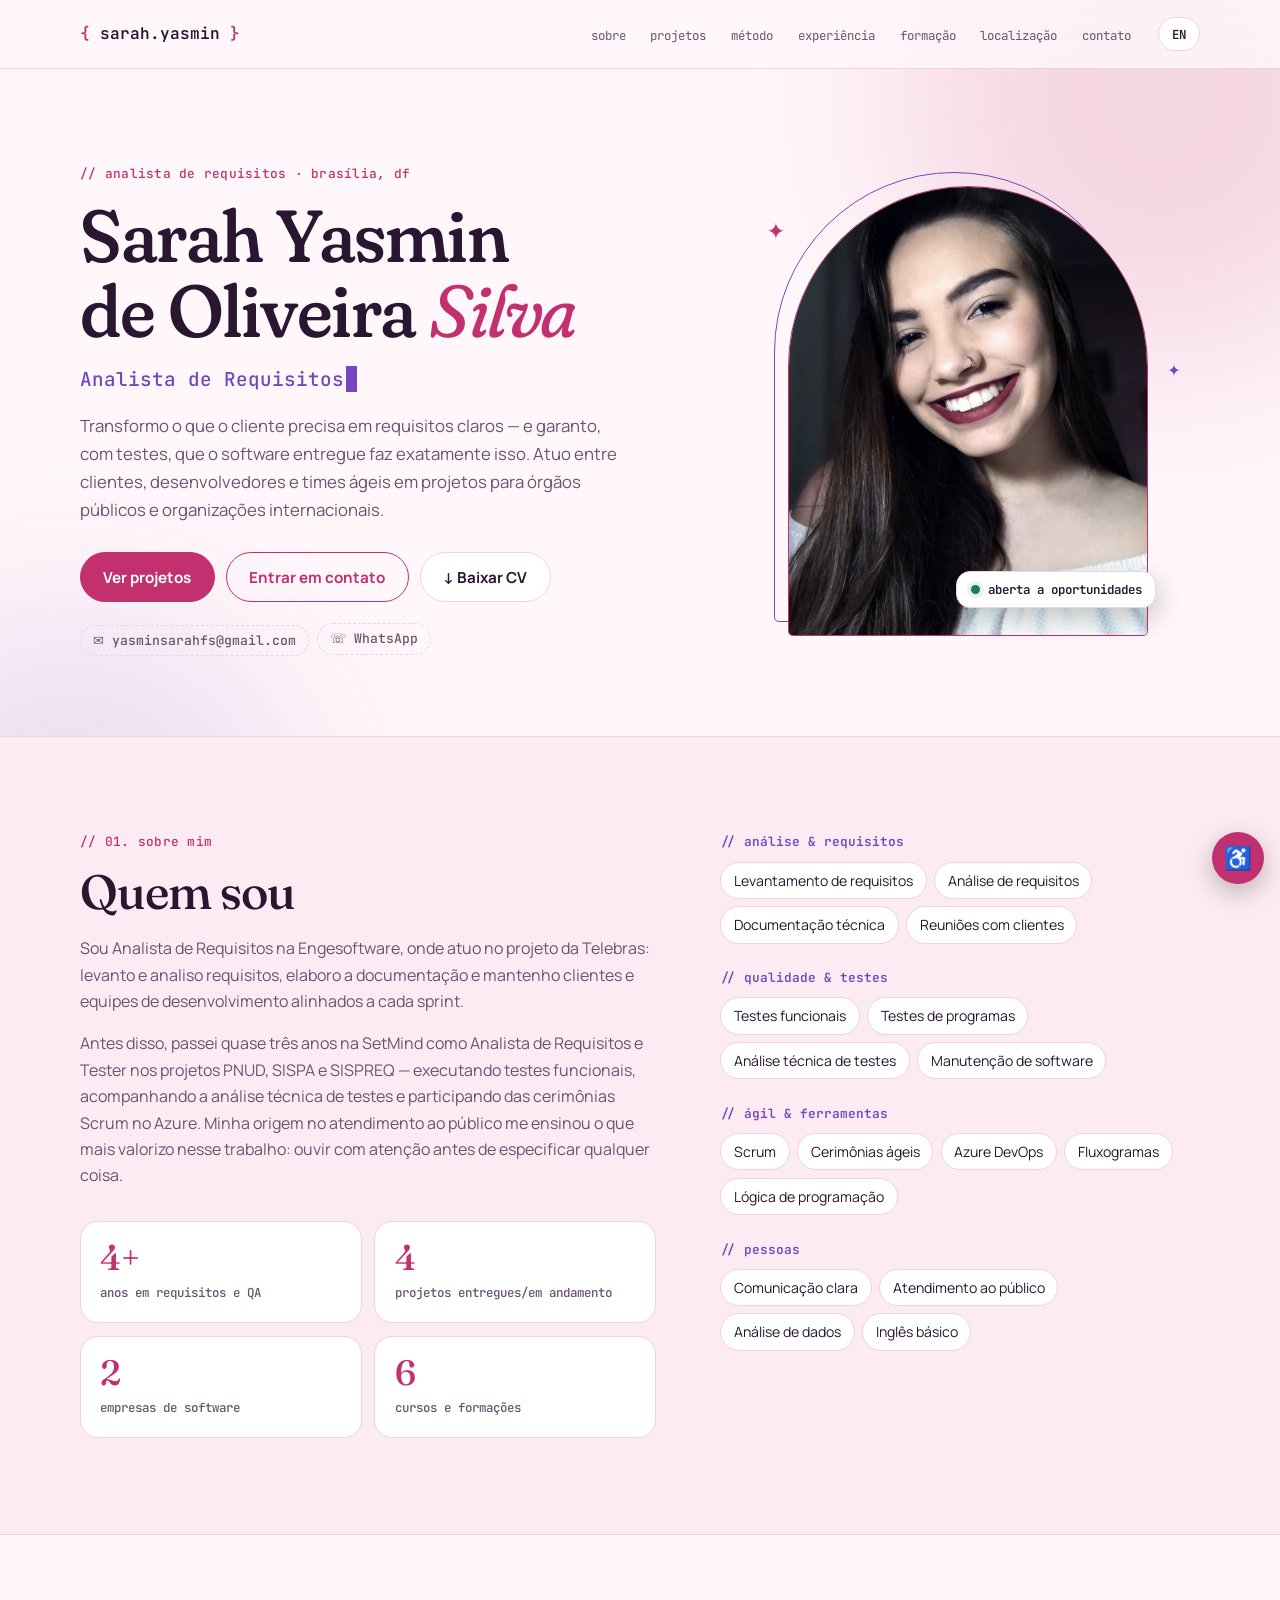
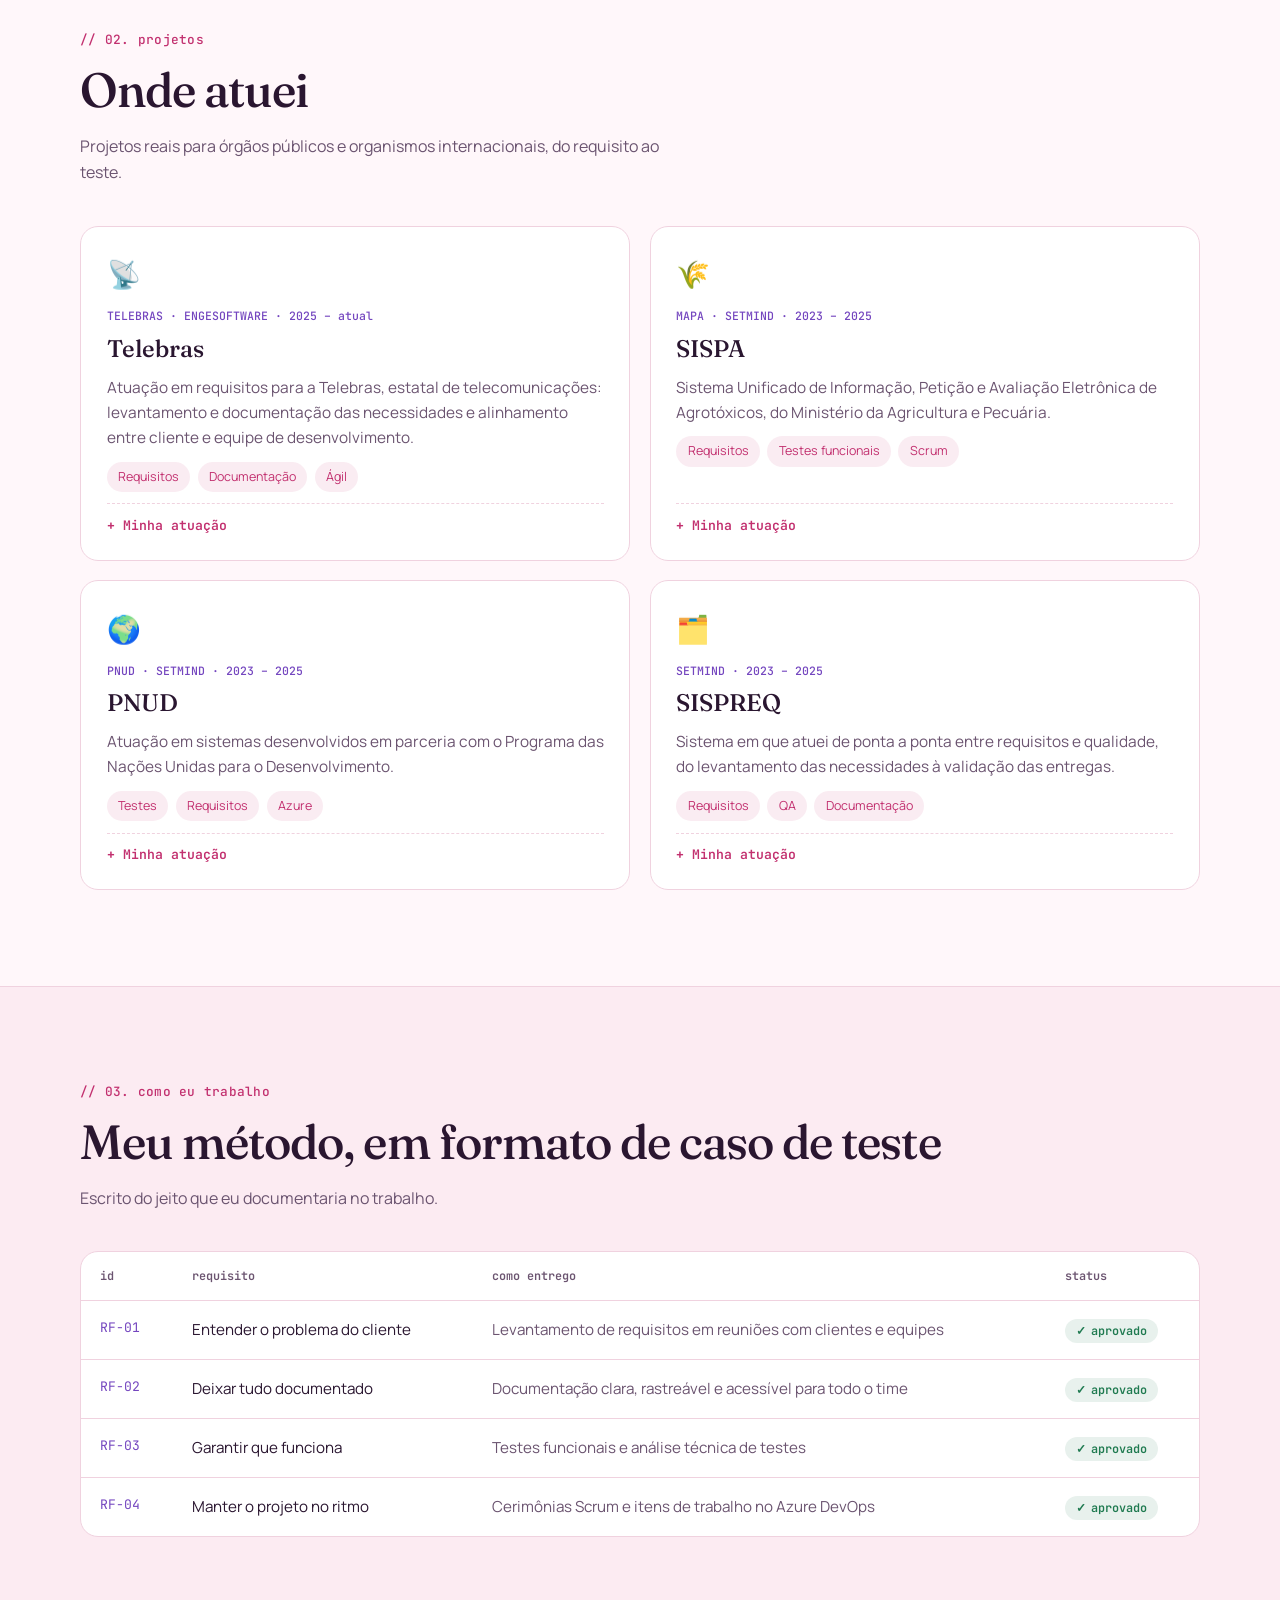
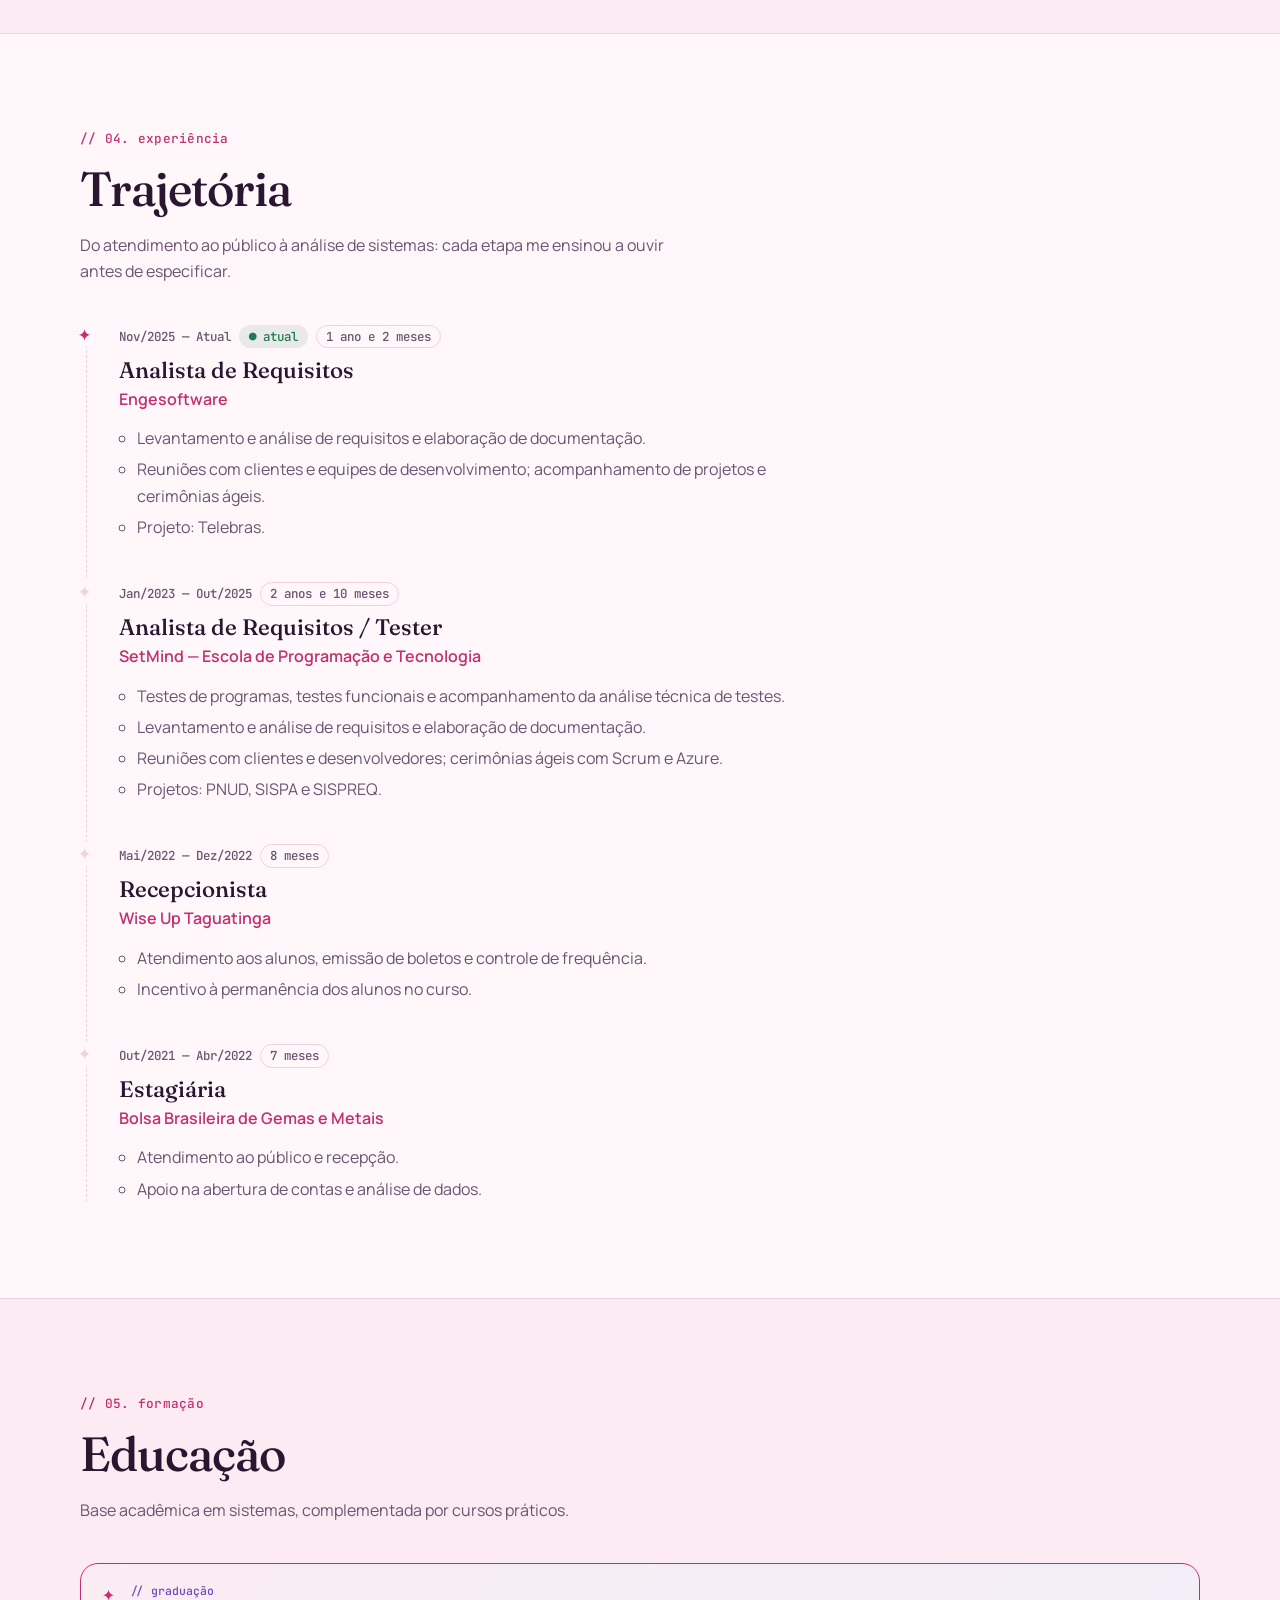
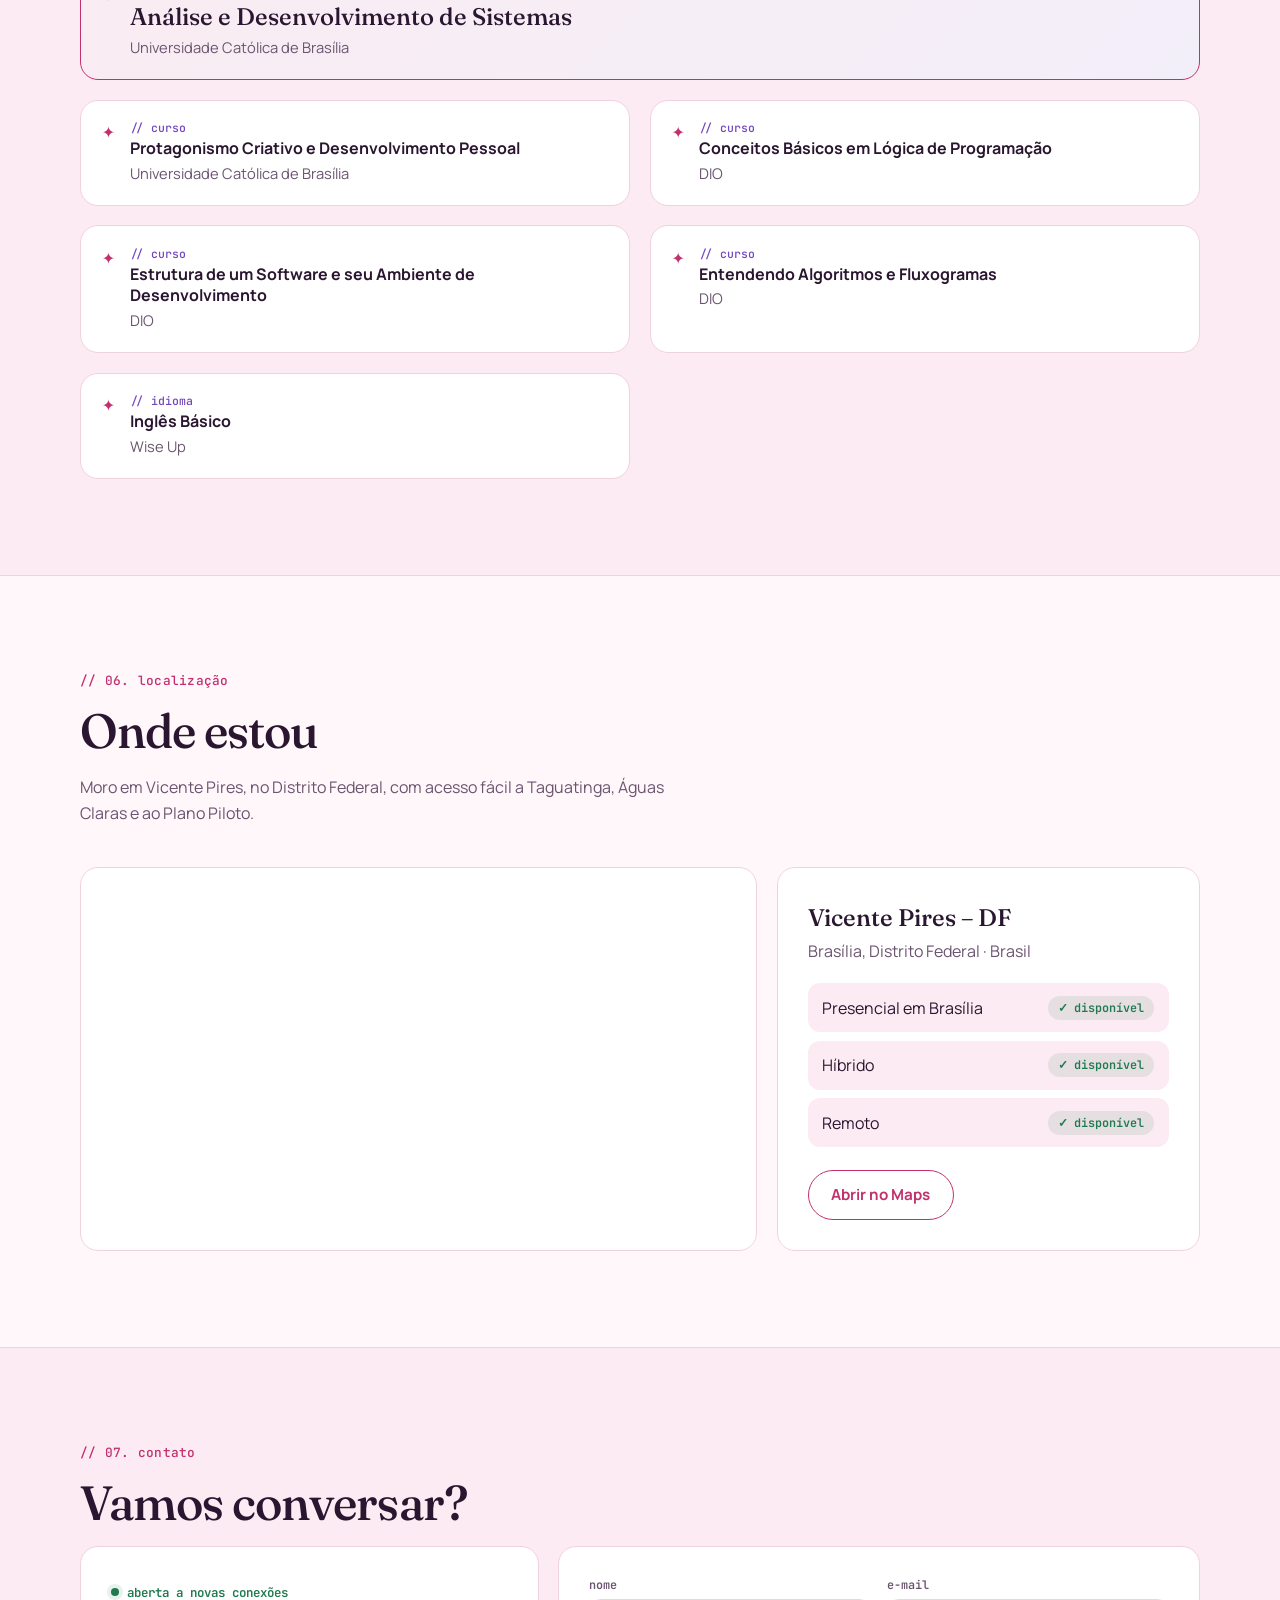
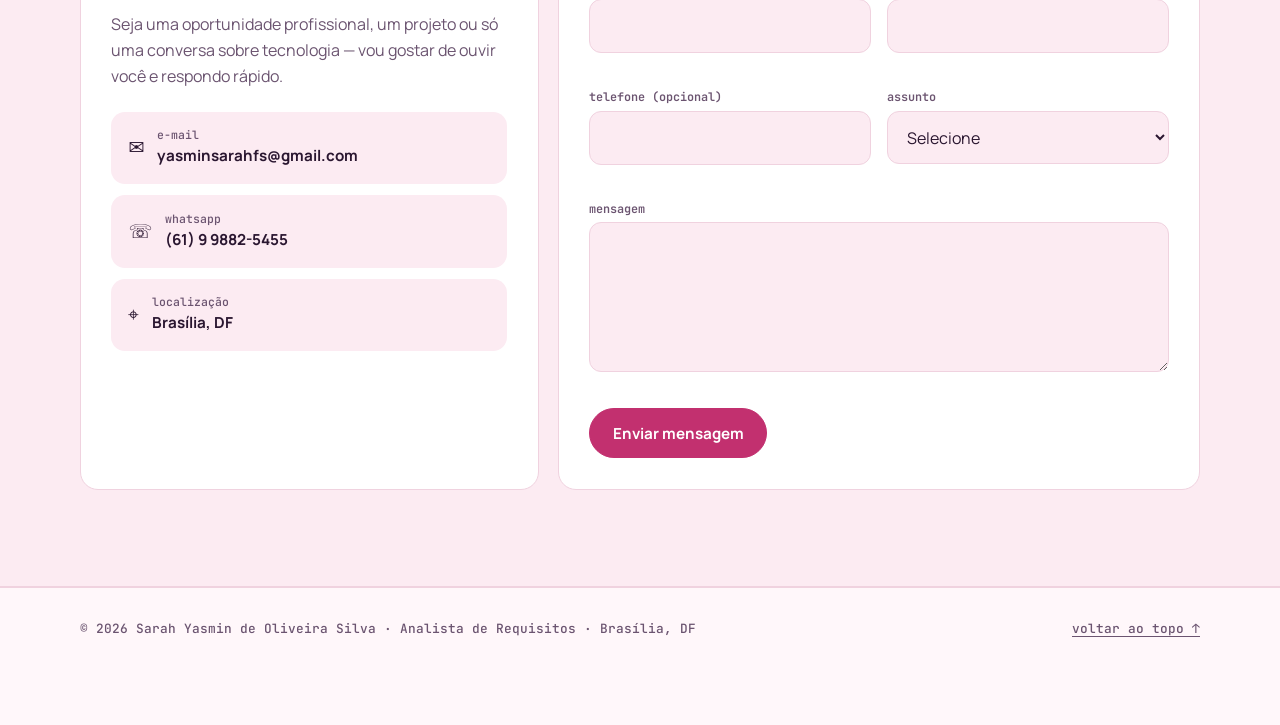
<file: index.html>
<!DOCTYPE html>
<html lang="pt-BR" data-theme="dark">
<head>
  <meta charset="UTF-8">
  <meta name="viewport" content="width=device-width, initial-scale=1">
  <title>Sarah Yasmin · Analista de Requisitos & QA</title>
  <meta name="description" content="Sarah Yasmin de Oliveira Silva — Analista de Requisitos e Tester em Brasília/DF. Requisitos claros, testes funcionais e projetos ágeis.">
  <meta property="og:title" content="Sarah Yasmin · Analista de Requisitos & QA">
  <meta property="og:description" content="Requisitos claros, testes funcionais e projetos ágeis em Brasília/DF.">
  <meta property="og:image" content="foto.jpg">
  <link rel="icon" href="data:image/svg+xml,<svg xmlns='http://www.w3.org/2000/svg' viewBox='0 0 100 100'><text y='.9em' font-size='90'>🌸</text></svg>">
  <link rel="preconnect" href="https://fonts.googleapis.com">
  <link rel="preconnect" href="https://fonts.gstatic.com" crossorigin>
  <link href="https://fonts.googleapis.com/css2?family=Fraunces:ital,opsz,wght,SOFT,WONK@0,9..144,400..600,100,1;1,9..144,400..600,100,1&family=JetBrains+Mono:wght@500;600&family=Manrope:wght@400;500;600;700&display=swap" rel="stylesheet">
  <link rel="stylesheet" href="style.css">
  <script>
    // Aplica preferências salvas antes de desenhar a página (evita "piscar")
    try {
      const p = JSON.parse(localStorage.getItem("sy-prefs") || "{}");
      const r = document.documentElement;
      r.dataset.theme = p.theme || (matchMedia("(prefers-color-scheme: light)").matches ? "light" : "dark");
      if (p.font) r.dataset.font = p.font;
      if (p.contrast) r.dataset.contrast = p.contrast;
    } catch (e) {}
  </script>
</head>
<body>

<a href="#conteudo" class="sr-only" data-en="Skip to content">Pular para o conteúdo</a>

<header class="topo">
  <div class="wrap">
    <a href="#inicio" class="marca"><b>{</b> sarah.yasmin <b>}</b></a>
    <button class="chip-btn btn-menu" aria-expanded="false" aria-controls="nav" data-en="menu">menu</button>
    <ul class="nav" id="nav">
      <li><a href="#sobre" data-en="about">sobre</a></li>
      <li><a href="#projetos" data-en="projects">projetos</a></li>
      <li><a href="#metodo" data-en="method">método</a></li>
      <li><a href="#experiencia" data-en="experience">experiência</a></li>
      <li><a href="#formacao" data-en="education">formação</a></li>
      <li><a href="#localizacao" data-en="location">localização</a></li>
      <li><a href="#contato" data-en="contact">contato</a></li>
    </ul>
    <button class="chip-btn" id="btn-idioma" aria-label="Switch to English">EN</button>
  </div>
</header>

<main id="conteudo">

  <!-- ============ HERO ============ -->
  <section class="hero" id="inicio">
    <div class="wrap">
      <div>
        <span class="rotulo" data-en="// requirements analyst · brasília, df">// analista de requisitos · brasília, df</span>
        <h1>Sarah Yasmin<br>de Oliveira <em>Silva</em></h1>
        <p class="digitando" aria-hidden="true"><span id="digitado"></span><span class="cursor">&nbsp;</span></p>
        <p class="sr-only" data-en="Requirements Analyst and QA Tester">Analista de Requisitos e Tester</p>
        <p class="intro" data-en="I turn what clients need into clear requirements — and make sure, through testing, that the delivered software does exactly that. I work with clients, developers and agile teams on projects for public institutions and international organizations.">
          Transformo o que o cliente precisa em requisitos claros — e garanto, com testes,
          que o software entregue faz exatamente isso. Atuo entre clientes, desenvolvedores
          e times ágeis em projetos para órgãos públicos e organizações internacionais.
        </p>
        <div class="acoes">
          <a href="#projetos" class="btn btn-cheio" data-en="See projects">Ver projetos</a>
          <a href="#contato" class="btn btn-vazado" data-en="Get in touch">Entrar em contato</a>
          <a href="curriculo-sarah-yasmin.pdf" class="btn btn-fantasma" download data-en="↓ Download CV">↓ Baixar CV</a>
        </div>
        <ul class="contatos-rapidos">
          <li><button type="button" class="copiar" data-copy="yasminsarahfs@gmail.com">✉ yasminsarahfs@gmail.com</button></li>
          <li><a href="https://wa.me/5561998825455" target="_blank" rel="noopener">☏ WhatsApp</a></li>
          <!-- Para adicionar o LinkedIn, troque SEU-USUARIO e tire o comentário:
          <li><a href="https://www.linkedin.com/in/SEU-USUARIO" target="_blank" rel="noopener">in LinkedIn</a></li>
          -->
        </ul>
      </div>

      <div class="arco">
        <span class="brilho b1" aria-hidden="true">✦</span>
        <span class="brilho b2" aria-hidden="true">✦</span>
        <img src="foto.jpg" alt="Foto de Sarah Yasmin sorrindo" width="613" height="800">
        <div class="selo"><i></i><span data-en="open to opportunities">aberta a oportunidades</span></div>
      </div>
    </div>
  </section>

  <!-- ============ SOBRE ============ -->
  <section class="secao tom" id="sobre">
    <div class="wrap sobre-grid">
      <div>
        <span class="rotulo" data-en="// 01. about me">// 01. sobre mim</span>
        <h2 data-en="Who I am">Quem sou</h2>
        <p data-en="I'm a Requirements Analyst at Engesoftware, where I work on the Telebras project: gathering and analyzing requirements, writing documentation and keeping clients and development teams aligned throughout each sprint.">
          Sou Analista de Requisitos na Engesoftware, onde atuo no projeto da Telebras:
          levanto e analiso requisitos, elaboro a documentação e mantenho clientes e
          equipes de desenvolvimento alinhados a cada sprint.
        </p>
        <p data-en="Before that, I spent almost three years at SetMind as a Requirements Analyst and Tester on the PNUD, SISPA and SISPREQ projects — running functional tests, following technical test analysis and taking part in Scrum ceremonies on Azure. My background in customer service taught me what I value most in this work: listening carefully before specifying anything.">
          Antes disso, passei quase três anos na SetMind como Analista de Requisitos e Tester
          nos projetos PNUD, SISPA e SISPREQ — executando testes funcionais, acompanhando a
          análise técnica de testes e participando das cerimônias Scrum no Azure. Minha origem
          no atendimento ao público me ensinou o que mais valorizo nesse trabalho: ouvir com
          atenção antes de especificar qualquer coisa.
        </p>
        <div class="numeros">
          <div class="numero"><strong id="anos-ti">3+</strong><span data-en="years in requirements & QA">anos em requisitos e QA</span></div>
          <div class="numero"><strong>4</strong><span data-en="projects delivered/in progress">projetos entregues/em andamento</span></div>
          <div class="numero"><strong>2</strong><span data-en="software companies">empresas de software</span></div>
          <div class="numero"><strong>6</strong><span data-en="courses & programs">cursos e formações</span></div>
        </div>
      </div>

      <div>
        <div class="grupo-skill">
          <h3 data-en="// analysis & requirements">// análise &amp; requisitos</h3>
          <ul class="tags">
            <li data-en="Requirements gathering">Levantamento de requisitos</li>
            <li data-en="Requirements analysis">Análise de requisitos</li>
            <li data-en="Technical documentation">Documentação técnica</li>
            <li data-en="Client meetings">Reuniões com clientes</li>
          </ul>
        </div>
        <div class="grupo-skill">
          <h3 data-en="// quality & testing">// qualidade &amp; testes</h3>
          <ul class="tags">
            <li data-en="Functional testing">Testes funcionais</li>
            <li data-en="Program testing">Testes de programas</li>
            <li data-en="Technical test analysis">Análise técnica de testes</li>
            <li data-en="Software maintenance">Manutenção de software</li>
          </ul>
        </div>
        <div class="grupo-skill">
          <h3 data-en="// agile & tools">// ágil &amp; ferramentas</h3>
          <ul class="tags">
            <li>Scrum</li>
            <li data-en="Agile ceremonies">Cerimônias ágeis</li>
            <li>Azure DevOps</li>
            <li data-en="Flowcharts">Fluxogramas</li>
            <li data-en="Programming logic">Lógica de programação</li>
          </ul>
        </div>
        <div class="grupo-skill">
          <h3 data-en="// people">// pessoas</h3>
          <ul class="tags">
            <li data-en="Clear communication">Comunicação clara</li>
            <li data-en="Customer service">Atendimento ao público</li>
            <li data-en="Data analysis">Análise de dados</li>
            <li data-en="Basic English">Inglês básico</li>
          </ul>
        </div>
      </div>
    </div>
  </section>

  <!-- ============ PROJETOS ============ -->
  <section class="secao" id="projetos">
    <div class="wrap">
      <span class="rotulo" data-en="// 02. projects">// 02. projetos</span>
      <h2 data-en="What I've worked on">Onde atuei</h2>
      <p class="lead" data-en="Real projects for public institutions and international organizations, from requirements to testing.">Projetos reais para órgãos públicos e organismos internacionais, do requisito ao teste.</p>

      <div class="projetos">
        <article class="projeto">
          <span class="icone" aria-hidden="true">📡</span>
          <span class="cliente">TELEBRAS · ENGESOFTWARE · 2025 – <span data-en="now">atual</span></span>
          <h3>Telebras</h3>
          <p data-en="Requirements work for Telebras, Brazil's state-owned telecom company: gathering and documenting needs and keeping client and development team aligned.">Atuação em requisitos para a Telebras, estatal de telecomunicações: levantamento e documentação das necessidades e alinhamento entre cliente e equipe de desenvolvimento.</p>
          <ul class="tags"><li data-en="Requirements">Requisitos</li><li data-en="Documentation">Documentação</li><li data-en="Agile">Ágil</li></ul>
          <details>
            <summary data-en="My role">Minha atuação</summary>
            <ul>
              <li data-en="Requirements gathering and analysis with the client">Levantamento e análise de requisitos com o cliente</li>
              <li data-en="Writing functional documentation">Elaboração da documentação funcional</li>
              <li data-en="Following development and agile ceremonies">Acompanhamento do desenvolvimento e das cerimônias ágeis</li>
            </ul>
          </details>
        </article>

        <article class="projeto">
          <span class="icone" aria-hidden="true">🌾</span>
          <span class="cliente">MAPA · SETMIND · 2023 – 2025</span>
          <h3>SISPA</h3>
          <p data-en="Unified system for information, petition and electronic evaluation of pesticides, for Brazil's Ministry of Agriculture.">Sistema Unificado de Informação, Petição e Avaliação Eletrônica de Agrotóxicos, do Ministério da Agricultura e Pecuária.</p>
          <ul class="tags"><li data-en="Requirements">Requisitos</li><li data-en="Functional testing">Testes funcionais</li><li>Scrum</li></ul>
          <details>
            <summary data-en="My role">Minha atuação</summary>
            <ul>
              <li data-en="Requirements gathering and analysis">Levantamento e análise de requisitos</li>
              <li data-en="Functional test execution">Execução de testes funcionais</li>
              <li data-en="Meetings with client and development team">Reuniões com cliente e equipe de desenvolvimento</li>
            </ul>
          </details>
        </article>

        <article class="projeto">
          <span class="icone" aria-hidden="true">🌍</span>
          <span class="cliente">PNUD · SETMIND · 2023 – 2025</span>
          <h3 data-en="UNDP">PNUD</h3>
          <p data-en="Work on systems delivered in partnership with the United Nations Development Programme (UNDP).">Atuação em sistemas desenvolvidos em parceria com o Programa das Nações Unidas para o Desenvolvimento.</p>
          <ul class="tags"><li data-en="Testing">Testes</li><li data-en="Requirements">Requisitos</li><li>Azure</li></ul>
          <details>
            <summary data-en="My role">Minha atuação</summary>
            <ul>
              <li data-en="Program testing and technical test analysis">Testes de programas e análise técnica de testes</li>
              <li data-en="Documentation and requirements follow-up">Documentação e acompanhamento de requisitos</li>
              <li data-en="Work items tracked on Azure">Itens acompanhados no Azure</li>
            </ul>
          </details>
        </article>

        <article class="projeto">
          <span class="icone" aria-hidden="true">🗂️</span>
          <span class="cliente">SETMIND · 2023 – 2025</span>
          <h3>SISPREQ</h3>
          <p data-en="System in which I worked across requirements and quality, from gathering needs to validating deliveries.">Sistema em que atuei de ponta a ponta entre requisitos e qualidade, do levantamento das necessidades à validação das entregas.</p>
          <ul class="tags"><li data-en="Requirements">Requisitos</li><li>QA</li><li data-en="Documentation">Documentação</li></ul>
          <details>
            <summary data-en="My role">Minha atuação</summary>
            <ul>
              <li data-en="Requirements gathering and documentation">Levantamento e documentação de requisitos</li>
              <li data-en="Functional testing of deliveries">Testes funcionais das entregas</li>
              <li data-en="Project follow-up with the development team">Acompanhamento do projeto com o time de desenvolvimento</li>
            </ul>
          </details>
        </article>
      </div>
    </div>
  </section>

  <!-- ============ MÉTODO ============ -->
  <section class="secao tom" id="metodo">
    <div class="wrap">
      <span class="rotulo" data-en="// 03. how I work">// 03. como eu trabalho</span>
      <h2 data-en="My method, as a test case">Meu método, em formato de caso de teste</h2>
      <p class="lead" data-en="Written the way I'd document it at work.">Escrito do jeito que eu documentaria no trabalho.</p>
      <div class="caso">
        <table>
          <thead><tr>
            <th>id</th><th data-en="requirement">requisito</th><th data-en="how I deliver">como entrego</th><th>status</th>
          </tr></thead>
          <tbody>
            <tr><td class="id">RF-01</td><td data-en="Understand the client's problem">Entender o problema do cliente</td><td data-en="Requirements gathering in meetings with clients and teams">Levantamento de requisitos em reuniões com clientes e equipes</td><td><span class="ok" data-en="passed">aprovado</span></td></tr>
            <tr><td class="id">RF-02</td><td data-en="Keep everything documented">Deixar tudo documentado</td><td data-en="Clear, traceable documentation accessible to the whole team">Documentação clara, rastreável e acessível para todo o time</td><td><span class="ok" data-en="passed">aprovado</span></td></tr>
            <tr><td class="id">RF-03</td><td data-en="Make sure it works">Garantir que funciona</td><td data-en="Functional testing and technical test analysis">Testes funcionais e análise técnica de testes</td><td><span class="ok" data-en="passed">aprovado</span></td></tr>
            <tr><td class="id">RF-04</td><td data-en="Keep the project on pace">Manter o projeto no ritmo</td><td data-en="Scrum ceremonies and work items on Azure DevOps">Cerimônias Scrum e itens de trabalho no Azure DevOps</td><td><span class="ok" data-en="passed">aprovado</span></td></tr>
          </tbody>
        </table>
      </div>
    </div>
  </section>

  <!-- ============ EXPERIÊNCIA ============ -->
  <section class="secao" id="experiencia">
    <div class="wrap">
      <span class="rotulo" data-en="// 04. experience">// 04. experiência</span>
      <h2 data-en="Career path">Trajetória</h2>
      <p class="lead" data-en="From customer service to systems analysis: every step taught me to listen before specifying.">Do atendimento ao público à análise de sistemas: cada etapa me ensinou a ouvir antes de especificar.</p>

      <ol class="timeline" reversed>
        <li class="atual">
          <div class="meta-exp">
            <span data-en="Nov/2025 — Now">Nov/2025 — Atual</span>
            <span class="pill agora" data-en="● current">● atual</span>
            <span class="pill" id="duracao-atual" data-inicio="2025-11">~</span>
          </div>
          <h3 data-en="Requirements Analyst">Analista de Requisitos</h3>
          <p class="empresa">Engesoftware</p>
          <ul class="itens">
            <li data-en="Requirements gathering and analysis, and documentation.">Levantamento e análise de requisitos e elaboração de documentação.</li>
            <li data-en="Meetings with clients and development teams; following projects and agile ceremonies.">Reuniões com clientes e equipes de desenvolvimento; acompanhamento de projetos e cerimônias ágeis.</li>
            <li data-en="Project: Telebras.">Projeto: Telebras.</li>
          </ul>
        </li>
        <li>
          <div class="meta-exp">
            <span>Jan/2023 — <span data-en="Oct/2025">Out/2025</span></span>
            <span class="pill" data-en="2 years and 10 months">2 anos e 10 meses</span>
          </div>
          <h3 data-en="Requirements Analyst / Tester">Analista de Requisitos / Tester</h3>
          <p class="empresa" data-en="SetMind — Programming and Technology School">SetMind — Escola de Programação e Tecnologia</p>
          <ul class="itens">
            <li data-en="Program testing, functional testing and follow-up of technical test analysis.">Testes de programas, testes funcionais e acompanhamento da análise técnica de testes.</li>
            <li data-en="Requirements gathering and analysis, and documentation.">Levantamento e análise de requisitos e elaboração de documentação.</li>
            <li data-en="Meetings with clients and developers; agile ceremonies with Scrum and Azure.">Reuniões com clientes e desenvolvedores; cerimônias ágeis com Scrum e Azure.</li>
            <li data-en="Projects: UNDP, SISPA and SISPREQ.">Projetos: PNUD, SISPA e SISPREQ.</li>
          </ul>
        </li>
        <li>
          <div class="meta-exp">
            <span data-en="May/2022 — Dec/2022">Mai/2022 — Dez/2022</span>
            <span class="pill" data-en="8 months">8 meses</span>
          </div>
          <h3 data-en="Receptionist">Recepcionista</h3>
          <p class="empresa">Wise Up Taguatinga</p>
          <ul class="itens">
            <li data-en="Student service, billing and attendance control.">Atendimento aos alunos, emissão de boletos e controle de frequência.</li>
            <li data-en="Encouraging students to stay in the course.">Incentivo à permanência dos alunos no curso.</li>
          </ul>
        </li>
        <li>
          <div class="meta-exp">
            <span data-en="Oct/2021 — Apr/2022">Out/2021 — Abr/2022</span>
            <span class="pill" data-en="7 months">7 meses</span>
          </div>
          <h3 data-en="Intern">Estagiária</h3>
          <p class="empresa" data-en="Brazilian Gems and Metals Exchange">Bolsa Brasileira de Gemas e Metais</p>
          <ul class="itens">
            <li data-en="Customer service and reception.">Atendimento ao público e recepção.</li>
            <li data-en="Support with account opening and data analysis.">Apoio na abertura de contas e análise de dados.</li>
          </ul>
        </li>
      </ol>
    </div>
  </section>

  <!-- ============ FORMAÇÃO ============ -->
  <section class="secao tom" id="formacao">
    <div class="wrap">
      <span class="rotulo" data-en="// 05. education">// 05. formação</span>
      <h2 data-en="Education">Educação</h2>
      <p class="lead" data-en="Academic foundation in systems, complemented by hands-on courses.">Base acadêmica em sistemas, complementada por cursos práticos.</p>
      <div class="form-grid">
        <div class="curso principal">
          <span class="marca-curso" aria-hidden="true">✦</span>
          <div>
            <small data-en="// degree">// graduação</small>
            <strong data-en="Systems Analysis and Development">Análise e Desenvolvimento de Sistemas</strong>
            <span data-en="Catholic University of Brasília">Universidade Católica de Brasília</span>
          </div>
        </div>
        <div class="curso"><span class="marca-curso" aria-hidden="true">✦</span><div><small data-en="// course">// curso</small><strong data-en="Creative Leadership and Personal Development">Protagonismo Criativo e Desenvolvimento Pessoal</strong><span data-en="Catholic University of Brasília">Universidade Católica de Brasília</span></div></div>
        <div class="curso"><span class="marca-curso" aria-hidden="true">✦</span><div><small data-en="// course">// curso</small><strong data-en="Programming Logic Fundamentals">Conceitos Básicos em Lógica de Programação</strong><span>DIO</span></div></div>
        <div class="curso"><span class="marca-curso" aria-hidden="true">✦</span><div><small data-en="// course">// curso</small><strong data-en="Software Structure and Development Environment">Estrutura de um Software e seu Ambiente de Desenvolvimento</strong><span>DIO</span></div></div>
        <div class="curso"><span class="marca-curso" aria-hidden="true">✦</span><div><small data-en="// course">// curso</small><strong data-en="Understanding Algorithms and Flowcharts">Entendendo Algoritmos e Fluxogramas</strong><span>DIO</span></div></div>
        <div class="curso"><span class="marca-curso" aria-hidden="true">✦</span><div><small data-en="// language">// idioma</small><strong data-en="Basic English">Inglês Básico</strong><span>Wise Up</span></div></div>
      </div>
    </div>
  </section>

  <!-- ============ LOCALIZAÇÃO ============ -->
  <section class="secao" id="localizacao">
    <div class="wrap">
      <span class="rotulo" data-en="// 06. location">// 06. localização</span>
      <h2 data-en="Where I am">Onde estou</h2>
      <p class="lead" data-en="Based in Vicente Pires, Federal District, with easy access to Taguatinga, Águas Claras and downtown Brasília.">Moro em Vicente Pires, no Distrito Federal, com acesso fácil a Taguatinga, Águas Claras e ao Plano Piloto.</p>
      <div class="local-grid">
        <div class="mapa">
          <iframe title="Mapa de Vicente Pires, Brasília – DF"
            src="https://www.google.com/maps?q=Vicente+Pires,+Bras%C3%ADlia+-+DF&z=13&output=embed"
            loading="lazy" referrerpolicy="no-referrer-when-downgrade" allowfullscreen></iframe>
        </div>
        <div class="cartao">
          <h3>Vicente Pires – DF</h3>
          <p data-en="Brasília, Federal District · Brazil">Brasília, Distrito Federal · Brasil</p>
          <ul class="modos">
            <li><span data-en="On-site in Brasília">Presencial em Brasília</span><span class="ok" data-en="available">disponível</span></li>
            <li><span data-en="Hybrid">Híbrido</span><span class="ok" data-en="available">disponível</span></li>
            <li><span data-en="Remote">Remoto</span><span class="ok" data-en="available">disponível</span></li>
          </ul>
          <a class="btn btn-vazado" href="https://www.google.com/maps/search/?api=1&query=Vicente+Pires,+Bras%C3%ADlia+-+DF" target="_blank" rel="noopener" data-en="Open in Maps">Abrir no Maps</a>
        </div>
      </div>
    </div>
  </section>

  <!-- ============ CONTATO ============ -->
  <section class="secao tom" id="contato">
    <div class="wrap">
      <span class="rotulo" data-en="// 07. contact">// 07. contato</span>
      <h2 data-en="Shall we talk?">Vamos conversar?</h2>
      <div class="contato-grid">
        <div class="cartao">
          <span class="disponivel"><i></i><span data-en="open to new connections">aberta a novas conexões</span></span>
          <p data-en="Whether it's a job opportunity, a project or just talking about tech — I'll be glad to hear from you and I reply quickly.">Seja uma oportunidade profissional, um projeto ou só uma conversa sobre tecnologia — vou gostar de ouvir você e respondo rápido.</p>
          <ul class="canais">
            <li><a href="mailto:yasminsarahfs@gmail.com"><span class="ic" aria-hidden="true">✉</span><span><small>e-mail</small><strong>yasminsarahfs@gmail.com</strong></span></a></li>
            <li><a href="https://wa.me/5561998825455" target="_blank" rel="noopener"><span class="ic" aria-hidden="true">☏</span><span><small>whatsapp</small><strong>(61) 9 9882-5455</strong></span></a></li>
            <li><a href="#localizacao"><span class="ic" aria-hidden="true">⌖</span><span><small data-en="location">localização</small><strong>Brasília, DF</strong></span></a></li>
          </ul>
        </div>

        <form class="cartao" id="form-contato" action="https://formsubmit.co/yasminsarahfs@gmail.com" method="POST" novalidate>
          <input type="hidden" name="_subject" value="Nova mensagem pelo site pessoal">
          <input type="hidden" name="_template" value="table">
          <input type="hidden" name="_captcha" value="false">
          <input type="text" name="_honey" style="display:none" tabindex="-1" autocomplete="off" aria-hidden="true">

          <div class="duo">
            <div class="campo">
              <label for="nome" data-en="name">nome</label>
              <input id="nome" name="nome" type="text" autocomplete="name" required>
              <span class="erro" aria-live="polite"></span>
            </div>
            <div class="campo">
              <label for="email">e-mail</label>
              <input id="email" name="email" type="email" autocomplete="email" required>
              <span class="erro" aria-live="polite"></span>
            </div>
          </div>
          <div class="duo">
            <div class="campo">
              <label for="telefone" data-en="phone (optional)">telefone (opcional)</label>
              <input id="telefone" name="telefone" type="tel" autocomplete="tel" inputmode="tel">
              <span class="erro"></span>
            </div>
            <div class="campo">
              <label for="assunto" data-en="subject">assunto</label>
              <select id="assunto" name="assunto" required>
                <option value="" data-en="Select">Selecione</option>
                <option value="Proposta de emprego" data-en="Job offer">Proposta de emprego</option>
                <option value="Projeto / Parceria" data-en="Project / Partnership">Projeto / Parceria</option>
                <option value="Freela / Consultoria" data-en="Freelance / Consulting">Freela / Consultoria</option>
                <option value="Outro assunto" data-en="Other">Outro assunto</option>
              </select>
              <span class="erro" aria-live="polite"></span>
            </div>
          </div>
          <div class="campo">
            <label for="mensagem" data-en="message">mensagem</label>
            <textarea id="mensagem" name="mensagem" required minlength="10"></textarea>
            <span class="erro" aria-live="polite"></span>
          </div>
          <button type="submit" class="btn btn-cheio" id="btn-enviar" data-en="Send message">Enviar mensagem</button>
          <p class="sucesso" role="status" data-en="✓ Message sent! Sarah will get back to you soon.">✓ Mensagem enviada! A Sarah vai responder em breve.</p>
          <p class="falha" role="alert" data-en="The message couldn't be sent. Please try again or email yasminsarahfs@gmail.com.">Não foi possível enviar. Tente de novo ou escreva para yasminsarahfs@gmail.com.</p>
        </form>
      </div>
    </div>
  </section>
</main>

<footer class="rodape">
  <div class="wrap">
    <span>© <span id="ano"></span> Sarah Yasmin de Oliveira Silva · <span data-en="Requirements Analyst">Analista de Requisitos</span> · Brasília, DF</span>
    <a href="#inicio" data-en="back to top ↑">voltar ao topo ↑</a>
  </div>
</footer>

<!-- Acessibilidade -->
<div class="a11y">
  <div class="a11y-painel" id="a11y-painel" role="group" aria-label="Acessibilidade">
    <p data-en="// font size">// tamanho da fonte</p>
    <div class="linha">
      <button class="chip-btn" data-font="sm" aria-label="Diminuir fonte">A−</button>
      <button class="chip-btn" data-font="" aria-label="Fonte padrão">A</button>
      <button class="chip-btn" data-font="lg" aria-label="Aumentar fonte">A+</button>
      <button class="chip-btn" data-font="xl" aria-label="Fonte bem maior">A++</button>
    </div>
    <p data-en="// theme">// tema</p>
    <div class="linha">
      <button class="chip-btn" data-theme-btn="dark" data-en="☾ dark">☾ escuro</button>
      <button class="chip-btn" data-theme-btn="light" data-en="☀ light">☀ claro</button>
    </div>
    <p data-en="// contrast">// contraste</p>
    <div class="linha">
      <button class="chip-btn" id="btn-contraste" aria-pressed="false" data-en="◐ high contrast">◐ alto contraste</button>
    </div>
  </div>
  <button class="a11y-toggle" aria-expanded="false" aria-controls="a11y-painel" aria-label="Opções de acessibilidade">♿</button>
</div>

<div class="toast" id="toast" role="status" aria-live="polite"></div>

<script src="script.js"></script>
</body>
</html>
</file>
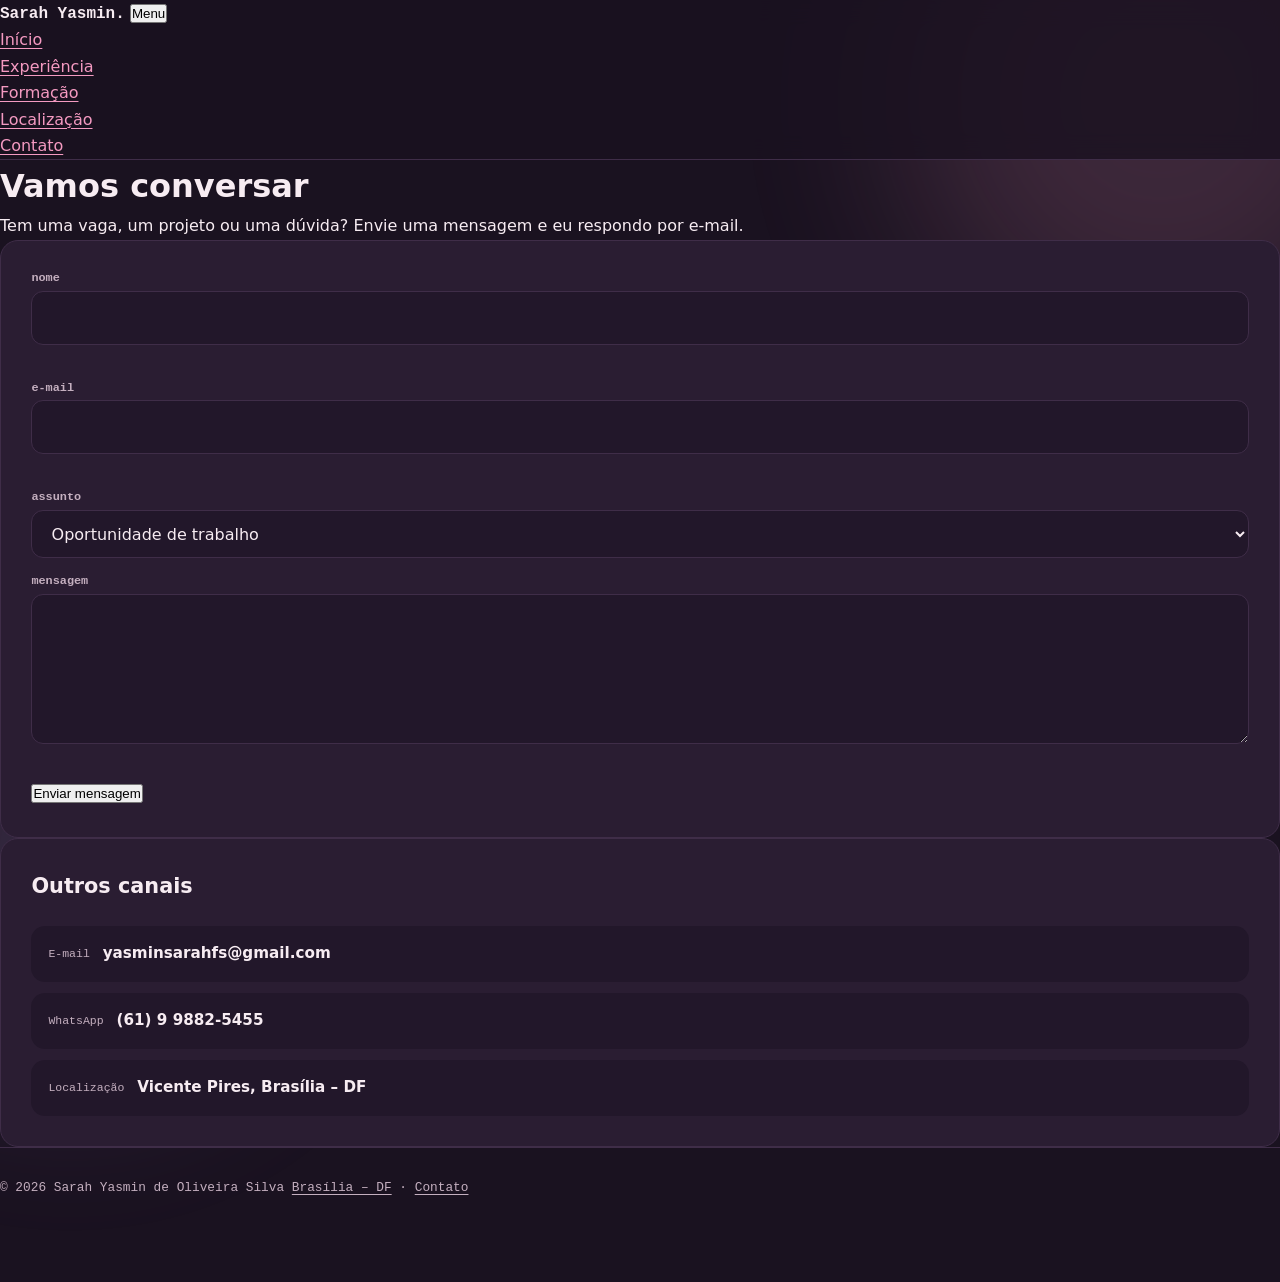
<file: contato.html>
<!DOCTYPE html>
<html lang="pt-BR">
<head>
  <meta charset="UTF-8">
  <meta name="viewport" content="width=device-width, initial-scale=1">
  <title>Contato | Sarah Yasmin</title>
  <meta name="description" content="Entre em contato com Sarah Yasmin, Analista de Requisitos e Tester em Brasília – DF.">
  <link rel="icon" href="data:image/svg+xml,<svg xmlns='http://www.w3.org/2000/svg' viewBox='0 0 100 100'><text y='.9em' font-size='90'>✅</text></svg>">
  <link rel="preconnect" href="https://fonts.googleapis.com">
  <link rel="preconnect" href="https://fonts.gstatic.com" crossorigin>
  <link href="https://fonts.googleapis.com/css2?family=IBM+Plex+Mono:wght@400;500&family=Schibsted+Grotesk:wght@400;500;600;700;800&display=swap" rel="stylesheet">
  <link rel="stylesheet" href="style.css">
</head>
<body>

<header class="topo">
  <div class="container">
    <a href="index.html" class="marca">Sarah Yasmin<span>.</span></a>
    <button class="botao-menu" aria-expanded="false" aria-controls="menu">Menu</button>
    <nav>
      <ul class="menu" id="menu">
        <li><a href="index.html">Início</a></li>
        <li><a href="index.html#experiencia">Experiência</a></li>
        <li><a href="index.html#formacao">Formação</a></li>
        <li><a href="localizacao.html">Localização</a></li>
        <li><a href="contato.html" aria-current="page">Contato</a></li>
      </ul>
    </nav>
  </div>
</header>

<main>
  <div class="container cabecalho-pagina">
    <h1>Vamos conversar</h1>
    <p>Tem uma vaga, um projeto ou uma dúvida? Envie uma mensagem e eu respondo por e-mail.</p>
  </div>

  <div class="container grade-contato">
    <!--
      O formulário usa o FormSubmit (gratuito, sem servidor).
      No primeiro envio, chega um e-mail de ativação em yasminsarahfs@gmail.com — é só confirmar.
    -->
    <form class="cartao" id="form-contato"
          action="https://formsubmit.co/yasminsarahfs@gmail.com" method="POST" novalidate>
      <input type="hidden" name="_subject" value="Nova mensagem pelo site pessoal">
      <input type="hidden" name="_template" value="table">
      <input type="text" name="_honey" style="display:none" tabindex="-1" autocomplete="off">

      <div class="campo">
        <label for="nome">Nome</label>
        <input id="nome" name="nome" type="text" autocomplete="name" required>
        <span class="erro" aria-live="polite"></span>
      </div>

      <div class="campo">
        <label for="email">E-mail</label>
        <input id="email" name="email" type="email" autocomplete="email" required>
        <span class="erro" aria-live="polite"></span>
      </div>

      <div class="campo">
        <label for="assunto">Assunto</label>
        <select id="assunto" name="assunto">
          <option>Oportunidade de trabalho</option>
          <option>Projeto ou parceria</option>
          <option>Outro assunto</option>
        </select>
      </div>

      <div class="campo">
        <label for="mensagem">Mensagem</label>
        <textarea id="mensagem" name="mensagem" required minlength="10"></textarea>
        <span class="erro" aria-live="polite"></span>
      </div>

      <button type="submit" class="botao cheio">Enviar mensagem</button>
    </form>

    <aside class="cartao">
      <h2 style="font-size:1.3rem;margin-bottom:1rem">Outros canais</h2>
      <ul class="canais">
        <li><a href="mailto:yasminsarahfs@gmail.com"><small>E-mail</small><strong>yasminsarahfs@gmail.com</strong></a></li>
        <li><a href="https://wa.me/5561998825455" target="_blank" rel="noopener"><small>WhatsApp</small><strong>(61) 9 9882-5455</strong></a></li>
        <li><a href="localizacao.html"><small>Localização</small><strong>Vicente Pires, Brasília – DF</strong></a></li>
      </ul>
    </aside>
  </div>
</main>

<footer class="rodape">
  <div class="container">
    <span>© <span id="ano"></span> Sarah Yasmin de Oliveira Silva</span>
    <span><a href="localizacao.html">Brasília – DF</a> · <a href="contato.html">Contato</a></span>
  </div>
</footer>

<script src="script.js"></script>
</body>
</html>
</file>
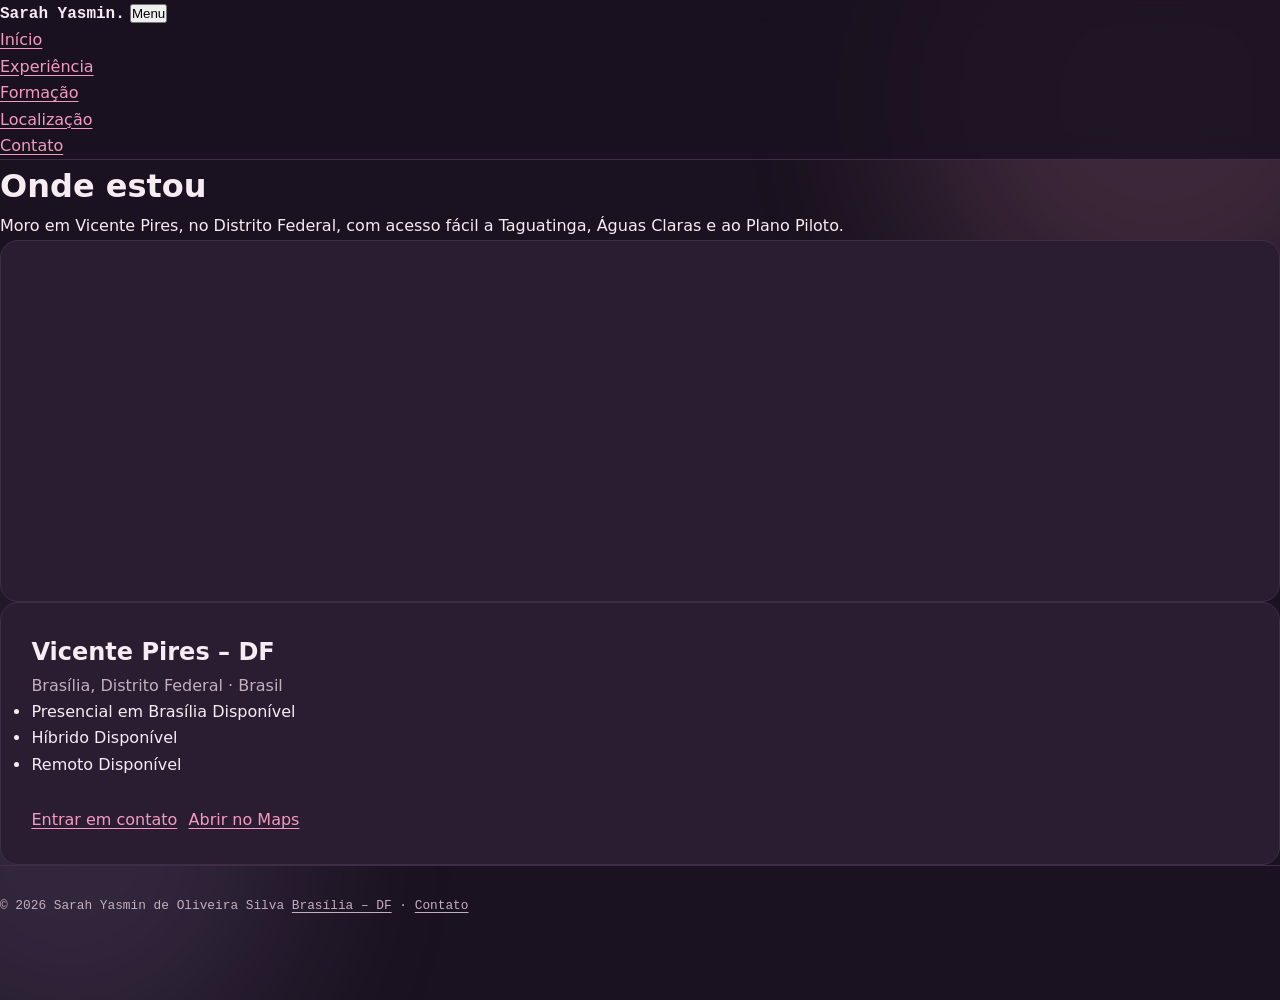
<file: localizacao.html>
<!DOCTYPE html>
<html lang="pt-BR">
<head>
  <meta charset="UTF-8">
  <meta name="viewport" content="width=device-width, initial-scale=1">
  <title>Localização | Sarah Yasmin</title>
  <meta name="description" content="Sarah Yasmin está baseada em Vicente Pires, Brasília – DF, com disponibilidade para trabalho presencial, híbrido ou remoto.">
  <link rel="icon" href="data:image/svg+xml,<svg xmlns='http://www.w3.org/2000/svg' viewBox='0 0 100 100'><text y='.9em' font-size='90'>✅</text></svg>">
  <link rel="preconnect" href="https://fonts.googleapis.com">
  <link rel="preconnect" href="https://fonts.gstatic.com" crossorigin>
  <link href="https://fonts.googleapis.com/css2?family=IBM+Plex+Mono:wght@400;500&family=Schibsted+Grotesk:wght@400;500;600;700;800&display=swap" rel="stylesheet">
  <link rel="stylesheet" href="style.css">
</head>
<body>

<header class="topo">
  <div class="container">
    <a href="index.html" class="marca">Sarah Yasmin<span>.</span></a>
    <button class="botao-menu" aria-expanded="false" aria-controls="menu">Menu</button>
    <nav>
      <ul class="menu" id="menu">
        <li><a href="index.html">Início</a></li>
        <li><a href="index.html#experiencia">Experiência</a></li>
        <li><a href="index.html#formacao">Formação</a></li>
        <li><a href="localizacao.html" aria-current="page">Localização</a></li>
        <li><a href="contato.html">Contato</a></li>
      </ul>
    </nav>
  </div>
</header>

<main>
  <div class="container cabecalho-pagina">
    <h1>Onde estou</h1>
    <p>Moro em Vicente Pires, no Distrito Federal, com acesso fácil a Taguatinga, Águas Claras e ao Plano Piloto.</p>
  </div>

  <div class="container grade-local">
    <div class="mapa">
      <iframe
        title="Mapa de Vicente Pires, Brasília – DF"
        src="https://www.google.com/maps?q=Vicente+Pires,+Bras%C3%ADlia+-+DF&z=13&output=embed"
        loading="lazy"
        referrerpolicy="no-referrer-when-downgrade"
        allowfullscreen></iframe>
    </div>

    <aside class="cartao info-local">
      <h2>Vicente Pires – DF</h2>
      <p>Brasília, Distrito Federal · Brasil</p>

      <ul class="modalidades" aria-label="Modalidades de trabalho">
        <li>Presencial em Brasília <span class="status">Disponível</span></li>
        <li>Híbrido <span class="status">Disponível</span></li>
        <li>Remoto <span class="status">Disponível</span></li>
      </ul>

      <div class="acoes">
        <a class="botao cheio" href="contato.html">Entrar em contato</a>
        <a class="botao vazado" href="https://www.google.com/maps/search/?api=1&query=Vicente+Pires,+Bras%C3%ADlia+-+DF" target="_blank" rel="noopener">Abrir no Maps</a>
      </div>
    </aside>
  </div>
</main>

<footer class="rodape">
  <div class="container">
    <span>© <span id="ano"></span> Sarah Yasmin de Oliveira Silva</span>
    <span><a href="localizacao.html">Brasília – DF</a> · <a href="contato.html">Contato</a></span>
  </div>
</footer>

<script src="script.js"></script>
</body>
</html>
</file>
<file: style.css>
/* ============ Tokens ============ */
:root {
  --bg: #1A1220;
  --bg-2: #22172A;
  --card: #2A1D32;
  --line: #3F2D48;
  --text: #F7ECF2;
  --muted: #C4AFBF;
  --rose: #F49AC1;
  --rose-soft: rgba(244, 154, 193, .14);
  --lilac: #C9A9F2;
  --lilac-soft: rgba(201, 169, 242, .14);
  --ok: #8FE0B8;
  --ok-soft: rgba(143, 224, 184, .14);
  --on-rose: #2A0F1E;

  --serif: "Fraunces", Georgia, "Times New Roman", serif;
  --sans: "Manrope", "Segoe UI", system-ui, -apple-system, sans-serif;
  --mono: "JetBrains Mono", ui-monospace, Consolas, monospace;
  --r: 18px;
}
:root[data-theme="light"] {
  --bg: #FFF7FA;
  --bg-2: #FCEBF2;
  --card: #FFFFFF;
  --line: #F0D2DF;
  --text: #2A1630;
  --muted: #6B5470;
  --rose: #C2306F;
  --rose-soft: rgba(194, 48, 111, .09);
  --lilac: #7446BF;
  --lilac-soft: rgba(116, 70, 191, .09);
  --ok: #1F7A50;
  --ok-soft: rgba(31, 122, 80, .1);
  --on-rose: #FFFFFF;
}
:root[data-contrast="high"] {
  --bg: #000; --bg-2: #000; --card: #000; --line: #FFF;
  --text: #FFF; --muted: #FFF;
  --rose: #FFC2DD; --rose-soft: transparent;
  --lilac: #E3D0FF; --lilac-soft: transparent;
  --ok: #9CFFCB; --ok-soft: transparent; --on-rose: #000;
}
:root[data-font="sm"] { font-size: 93.75%; }
:root[data-font="lg"] { font-size: 112.5%; }
:root[data-font="xl"] { font-size: 125%; }

*, *::before, *::after { box-sizing: border-box; margin: 0; padding: 0; }
html { scroll-behavior: smooth; scroll-padding-top: 80px; }
body {
  font-family: var(--sans); background: var(--bg); color: var(--text);
  line-height: 1.65; font-size: 1rem; -webkit-font-smoothing: antialiased;
  overflow-x: hidden;
}
img { max-width: 100%; display: block; }
a { color: var(--rose); text-underline-offset: 3px; }
:focus-visible { outline: 3px solid var(--lilac); outline-offset: 3px; border-radius: 6px; }
@media (prefers-reduced-motion: reduce) {
  html { scroll-behavior: auto; }
  *, *::before, *::after { animation: none !important; transition: none !important; }
}
.wrap { width: min(1120px, 100% - 2.5rem); margin-inline: auto; }
.sr-only { position: absolute; width: 1px; height: 1px; overflow: hidden; clip: rect(0 0 0 0); white-space: nowrap; }

/* Brilhos de fundo */
body::before, body::after {
  content: ""; position: fixed; z-index: -1; border-radius: 50%; filter: blur(90px); pointer-events: none;
}
body::before { width: 520px; height: 520px; top: -160px; right: -140px; background: var(--rose); opacity: .16; }
body::after  { width: 460px; height: 460px; bottom: -180px; left: -160px; background: var(--lilac); opacity: .14; }
:root[data-contrast="high"] body::before, :root[data-contrast="high"] body::after { display: none; }

/* ============ Topo ============ */
.topo {
  position: sticky; top: 0; z-index: 50;
  background: color-mix(in srgb, var(--bg) 82%, transparent);
  backdrop-filter: blur(12px); border-bottom: 1px solid var(--line);
}
.topo .wrap { display: flex; align-items: center; gap: 1rem; height: 68px; }
.marca { font-family: var(--mono); font-weight: 600; color: var(--text); text-decoration: none; font-size: 1rem; white-space: nowrap; }
.marca b { color: var(--rose); font-weight: 600; }
.nav { margin-left: auto; display: flex; gap: .15rem; list-style: none; }
.nav a {
  font-family: var(--mono); font-size: .78rem; color: var(--muted); text-decoration: none;
  padding: .45rem .7rem; border-radius: 999px; text-transform: lowercase;
}
.nav a:hover, .nav a.ativo { color: var(--rose); background: var(--rose-soft); }
.chip-btn {
  font: 600 .78rem var(--mono); color: var(--text); background: var(--card);
  border: 1px solid var(--line); border-radius: 999px; padding: .45rem .8rem; cursor: pointer;
}
.chip-btn:hover { border-color: var(--rose); color: var(--rose); }
.btn-menu { display: none; }

@media (max-width: 920px) {
  .btn-menu { display: inline-block; margin-left: auto; }
  .nav {
    display: none; position: absolute; top: 68px; left: 0; right: 0; margin: 0;
    flex-direction: column; padding: .75rem 1.25rem 1.25rem; gap: .2rem;
    background: var(--bg); border-bottom: 1px solid var(--line);
  }
  .nav.aberto { display: flex; }
  .nav a { font-size: .95rem; padding: .7rem .9rem; }
}

/* ============ Painel de acessibilidade ============ */
.a11y {
  position: fixed; right: 1rem; bottom: 1rem; z-index: 60;
  display: flex; flex-direction: column; align-items: flex-end; gap: .6rem;
}
.a11y-toggle {
  width: 52px; height: 52px; border-radius: 50%; border: 0; cursor: pointer;
  background: var(--rose); color: var(--on-rose); font-size: 1.4rem;
  box-shadow: 0 8px 24px rgba(0,0,0,.25);
}
.a11y-painel {
  display: none; background: var(--card); border: 1px solid var(--line); border-radius: var(--r);
  padding: 1rem; width: 230px; box-shadow: 0 12px 40px rgba(0,0,0,.3);
}
.a11y-painel.aberto { display: block; }
.a11y-painel p { font: 600 .72rem var(--mono); color: var(--muted); margin: .2rem 0 .45rem; text-transform: lowercase; }
.a11y-painel .linha { display: flex; gap: .35rem; margin-bottom: .8rem; }
.a11y-painel .linha:last-child { margin-bottom: 0; }
.a11y-painel button { flex: 1; }
.a11y-painel button[aria-pressed="true"] { background: var(--rose); color: var(--on-rose); border-color: var(--rose); }

.toast {
  position: fixed; left: 50%; bottom: 1.5rem; transform: translate(-50%, 150%);
  background: var(--text); color: var(--bg); padding: .7rem 1.2rem; border-radius: 999px;
  font-weight: 600; font-size: .9rem; z-index: 70; transition: transform .3s ease, visibility .3s;
  visibility: hidden;
}
.toast.show { transform: translate(-50%, 0); visibility: visible; }

/* ============ Hero ============ */
.hero { padding-block: clamp(3rem, 8vw, 6rem) clamp(3rem, 7vw, 5rem); }
.hero .wrap { display: grid; grid-template-columns: 1.25fr 1fr; gap: clamp(2rem, 6vw, 5rem); align-items: center; }
.rotulo { font: 500 .8rem var(--mono); color: var(--rose); letter-spacing: .02em; margin-bottom: 1rem; display: block; }
.hero h1 {
  font-family: var(--serif); font-weight: 500; font-size: clamp(2.6rem, 6.5vw, 4.6rem);
  line-height: 1.02; letter-spacing: -.02em; font-variation-settings: "SOFT" 100, "WONK" 1;
}
.hero h1 em { font-style: italic; color: var(--rose); font-weight: 400; }
.digitando {
  font: 500 clamp(1rem, 2vw, 1.2rem) var(--mono); color: var(--lilac); margin-top: 1.1rem; min-height: 1.6em;
}
.digitando .cursor { display: inline-block; width: .55em; background: var(--lilac); animation: pisca 1s steps(1) infinite; margin-left: 2px; }
@keyframes pisca { 50% { opacity: 0; } }
.hero .intro { color: var(--muted); margin-top: 1rem; max-width: 54ch; font-size: 1.05rem; }

.acoes { display: flex; flex-wrap: wrap; gap: .7rem; margin-top: 1.8rem; }
.btn {
  display: inline-flex; align-items: center; gap: .5rem; text-decoration: none; cursor: pointer;
  font: 700 .95rem var(--sans); padding: .85rem 1.4rem; border-radius: 999px; border: 1.5px solid var(--rose);
}
.btn-cheio { background: var(--rose); color: var(--on-rose); }
.btn-cheio:hover { filter: brightness(1.08); }
.btn-vazado { color: var(--rose); background: transparent; }
.btn-vazado:hover { background: var(--rose-soft); }
.btn-fantasma { border-color: var(--line); color: var(--text); background: var(--card); }
.btn-fantasma:hover { border-color: var(--lilac); color: var(--lilac); }

.contatos-rapidos { display: flex; flex-wrap: wrap; gap: .5rem; margin-top: 1.4rem; list-style: none; }
.contatos-rapidos a, .contatos-rapidos button {
  font: 500 .82rem var(--mono); color: var(--muted); text-decoration: none; background: none;
  border: 1px dashed var(--line); padding: .4rem .75rem; border-radius: 999px; cursor: pointer;
}
.contatos-rapidos a:hover, .contatos-rapidos button:hover { color: var(--rose); border-color: var(--rose); }

/* Retrato em arco */
.arco { position: relative; justify-self: center; width: min(360px, 100%); }
.arco::before {
  content: ""; position: absolute; inset: -14px 14px 14px -14px;
  border: 1.5px solid var(--lilac); border-radius: 999px 999px 26px 26px;
}
.arco img {
  position: relative; width: 100%; height: auto; aspect-ratio: 4 / 5; object-fit: cover; object-position: center 22%;
  border-radius: 999px 999px 26px 26px; border: 1.5px solid var(--rose);
}
.arco .selo {
  position: absolute; right: -8px; bottom: 28px; z-index: 2;
  background: var(--card); border: 1px solid var(--line); border-radius: 14px;
  padding: .55rem .85rem; font: 600 .78rem var(--mono); color: var(--text);
  display: flex; align-items: center; gap: .5rem; box-shadow: 0 10px 30px rgba(0,0,0,.25);
}
.arco .selo i { width: 9px; height: 9px; border-radius: 50%; background: var(--ok); box-shadow: 0 0 0 4px var(--ok-soft); }
.brilho { position: absolute; color: var(--rose); font-size: 1.4rem; z-index: 2; }
.brilho.b1 { top: 6%; left: -6%; }
.brilho.b2 { top: 38%; right: -9%; color: var(--lilac); font-size: 1rem; }

@media (max-width: 820px) {
  .hero .wrap { grid-template-columns: 1fr; }
  .arco { order: -1; width: min(260px, 80%); }
}

/* ============ Seções ============ */
.secao { padding-block: clamp(3.5rem, 8vw, 6rem); }
.secao.tom { background: var(--bg-2); border-block: 1px solid var(--line); }
.secao h2 {
  font-family: var(--serif); font-weight: 500; font-size: clamp(2rem, 4.2vw, 3rem);
  letter-spacing: -.02em; line-height: 1.1; margin-bottom: 1rem;
}
.secao .lead { color: var(--muted); max-width: 62ch; margin-bottom: 2.5rem; }

/* Sobre */
.sobre-grid { display: grid; grid-template-columns: 1.2fr 1fr; gap: clamp(2rem, 5vw, 4rem); }
@media (max-width: 860px) { .sobre-grid { grid-template-columns: 1fr; } }
.sobre-grid p + p { margin-top: 1rem; }
.sobre-grid > div > p { color: var(--muted); max-width: 62ch; }
.numeros { display: grid; grid-template-columns: repeat(2, 1fr); gap: .8rem; margin-top: 2rem; }
.numero { background: var(--card); border: 1px solid var(--line); border-radius: var(--r); padding: 1.1rem 1.2rem; }
.numero strong { display: block; font-family: var(--serif); font-size: 2.2rem; font-weight: 500; color: var(--rose); line-height: 1.1; }
.numero span { font: 500 .78rem var(--mono); color: var(--muted); }

.grupo-skill { margin-bottom: 1.6rem; }
.grupo-skill h3 { font: 600 .8rem var(--mono); color: var(--lilac); margin-bottom: .7rem; text-transform: lowercase; }
.tags { display: flex; flex-wrap: wrap; gap: .45rem; list-style: none; }
.tags li {
  font-size: .88rem; padding: .38rem .8rem; border-radius: 999px;
  background: var(--card); border: 1px solid var(--line);
}

/* Projetos */
.projetos { display: grid; grid-template-columns: repeat(2, 1fr); gap: 1.2rem; }
@media (max-width: 760px) { .projetos { grid-template-columns: 1fr; } }
.projeto {
  background: var(--card); border: 1px solid var(--line); border-radius: var(--r);
  padding: 1.6rem; display: flex; flex-direction: column; gap: .7rem;
}
.projeto:hover { border-color: var(--rose); }
.projeto .icone { font-size: 1.7rem; }
.projeto .cliente { font: 500 .72rem var(--mono); color: var(--lilac); }
.projeto h3 { font-family: var(--serif); font-weight: 500; font-size: 1.5rem; line-height: 1.2; }
.projeto p { color: var(--muted); font-size: .96rem; }
.projeto .tags li { font-size: .78rem; padding: .25rem .65rem; background: var(--rose-soft); border-color: transparent; color: var(--rose); }
.projeto details { margin-top: auto; border-top: 1px dashed var(--line); padding-top: .8rem; }
.projeto summary { cursor: pointer; font: 600 .82rem var(--mono); color: var(--rose); list-style: none; }
.projeto summary::-webkit-details-marker { display: none; }
.projeto summary::before { content: "+ "; }
.projeto details[open] summary::before { content: "− "; }
.projeto details ul { margin: .7rem 0 0 1.1rem; color: var(--muted); font-size: .93rem; }
.projeto details li + li { margin-top: .3rem; }

/* Caso de teste */
.caso { background: var(--card); border: 1px solid var(--line); border-radius: var(--r); overflow-x: auto; }
.caso table { width: 100%; border-collapse: collapse; min-width: 620px; }
.caso th, .caso td { text-align: left; padding: 1rem 1.2rem; border-bottom: 1px solid var(--line); vertical-align: top; font-size: .95rem; }
.caso tr:last-child td { border-bottom: 0; }
.caso th { font: 600 .74rem var(--mono); color: var(--muted); text-transform: lowercase; }
.caso .id { font-family: var(--mono); color: var(--lilac); font-size: .82rem; white-space: nowrap; }
.caso td:nth-child(3) { color: var(--muted); }
.ok {
  display: inline-flex; gap: .35rem; align-items: center; white-space: nowrap;
  font: 600 .74rem var(--mono); color: var(--ok); background: var(--ok-soft);
  padding: .25rem .65rem; border-radius: 999px;
}
.ok::before { content: "✓"; }

/* Trajetória */
.timeline { list-style: none; border-left: 1.5px dashed var(--line); margin-left: .4rem; }
.timeline > li { position: relative; padding: 0 0 2.6rem 2rem; }
.timeline > li:last-child { padding-bottom: 0; }
.timeline > li::before {
  content: "✦"; position: absolute; left: -.62rem; top: -.1rem; color: var(--line);
  background: var(--bg); font-size: 1.05rem; line-height: 1.4;
}
.timeline > li.atual::before { color: var(--rose); }
.meta-exp { display: flex; flex-wrap: wrap; align-items: center; gap: .5rem; font: 500 .78rem var(--mono); color: var(--muted); }
.meta-exp .pill { padding: .15rem .55rem; border-radius: 999px; border: 1px solid var(--line); }
.meta-exp .pill.agora { color: var(--ok); border-color: transparent; background: var(--ok-soft); }
.timeline h3 { font-family: var(--serif); font-weight: 500; font-size: 1.4rem; margin-top: .45rem; line-height: 1.25; }
.timeline .empresa { color: var(--rose); font-weight: 600; margin-top: .15rem; }
.timeline ul.itens { margin: .8rem 0 0 1.1rem; color: var(--muted); max-width: 70ch; }
.timeline ul.itens li + li { margin-top: .3rem; }

/* Formação */
.form-grid { display: grid; grid-template-columns: 1fr 1fr; gap: 1.2rem; }
@media (max-width: 760px) { .form-grid { grid-template-columns: 1fr; } }
.curso {
  background: var(--card); border: 1px solid var(--line); border-radius: var(--r); padding: 1.2rem 1.3rem;
  display: flex; gap: .9rem; align-items: flex-start;
}
.curso .marca-curso { color: var(--rose); font-size: 1rem; line-height: 1.5; }
.curso.principal { grid-column: 1 / -1; border-color: var(--rose); background: linear-gradient(135deg, var(--rose-soft), var(--lilac-soft)), var(--card); }
.curso small { display: block; font: 500 .72rem var(--mono); color: var(--lilac); margin-bottom: .2rem; }
.curso strong { display: block; font-weight: 700; line-height: 1.35; }
.curso.principal strong { font-family: var(--serif); font-weight: 500; font-size: 1.5rem; }
.curso span { color: var(--muted); font-size: .92rem; }

/* Localização */
.local-grid { display: grid; grid-template-columns: 1.6fr 1fr; gap: 1.2rem; }
@media (max-width: 820px) { .local-grid { grid-template-columns: 1fr; } }
.mapa { border-radius: var(--r); overflow: hidden; border: 1px solid var(--line); min-height: 360px; background: var(--card); }
.mapa iframe { width: 100%; height: 100%; min-height: 360px; border: 0; display: block; }
:root:not([data-theme="light"]) .mapa iframe { filter: saturate(.85); }
.cartao { background: var(--card); border: 1px solid var(--line); border-radius: var(--r); padding: clamp(1.3rem, 3vw, 1.9rem); }
.cartao h3 { font-family: var(--serif); font-weight: 500; font-size: 1.5rem; }
.cartao > p { color: var(--muted); }
.modos { list-style: none; display: grid; gap: .55rem; margin: 1.2rem 0 1.4rem; }
.modos li { display: flex; justify-content: space-between; align-items: center; gap: 1rem; padding: .7rem .9rem; border-radius: 12px; background: var(--bg-2); }

/* Contato */
.contato-grid { display: grid; grid-template-columns: 1fr 1.4fr; gap: 1.2rem; }
@media (max-width: 860px) { .contato-grid { grid-template-columns: 1fr; } }
.canais { list-style: none; display: grid; gap: .7rem; margin-top: 1.4rem; }
.canais a {
  display: flex; gap: .8rem; align-items: center; padding: .9rem 1rem; border-radius: 14px;
  background: var(--bg-2); color: var(--text); text-decoration: none; border: 1px solid transparent;
}
.canais a:hover { border-color: var(--rose); }
.canais .ic { font-size: 1.2rem; }
.canais small { display: block; font: 500 .72rem var(--mono); color: var(--muted); }
.canais strong { font-size: .95rem; word-break: break-word; }
.disponivel { display: inline-flex; align-items: center; gap: .5rem; font: 600 .78rem var(--mono); color: var(--ok); margin-bottom: .6rem; }
.disponivel i { width: 8px; height: 8px; border-radius: 50%; background: var(--ok); box-shadow: 0 0 0 4px var(--ok-soft); }

.duo { display: grid; grid-template-columns: 1fr 1fr; gap: 0 1rem; }
@media (max-width: 560px) { .duo { grid-template-columns: 1fr; } }
.campo { display: grid; gap: .35rem; margin-bottom: 1rem; }
.campo label { font: 600 .74rem var(--mono); color: var(--muted); text-transform: lowercase; }
.campo input, .campo select, .campo textarea {
  font: inherit; color: var(--text); background: var(--bg-2); width: 100%;
  border: 1.5px solid var(--line); border-radius: 12px; padding: .8rem .95rem;
}
.campo textarea { min-height: 150px; resize: vertical; }
.campo input:focus, .campo select:focus, .campo textarea:focus { outline: none; border-color: var(--rose); box-shadow: 0 0 0 4px var(--rose-soft); }
.campo .erro { color: #FF8FA3; font-size: .82rem; min-height: 1.1em; }
:root[data-theme="light"] .campo .erro { color: #B3261E; }
.campo.invalido input, .campo.invalido textarea, .campo.invalido select { border-color: #FF8FA3; }
.sucesso, .falha { display: none; margin-top: 1rem; padding: 1rem 1.1rem; border-radius: 14px; font-weight: 600; }
.sucesso { background: var(--ok-soft); color: var(--ok); }
.falha { background: var(--rose-soft); color: var(--rose); }
.sucesso.show, .falha.show { display: block; }

/* Rodapé */
.rodape { border-top: 1px solid var(--line); padding-block: 2rem 5.5rem; font: 500 .8rem var(--mono); color: var(--muted); }
.rodape .wrap { display: flex; flex-wrap: wrap; justify-content: space-between; gap: 1rem; }
.rodape a { color: inherit; }
</file>
